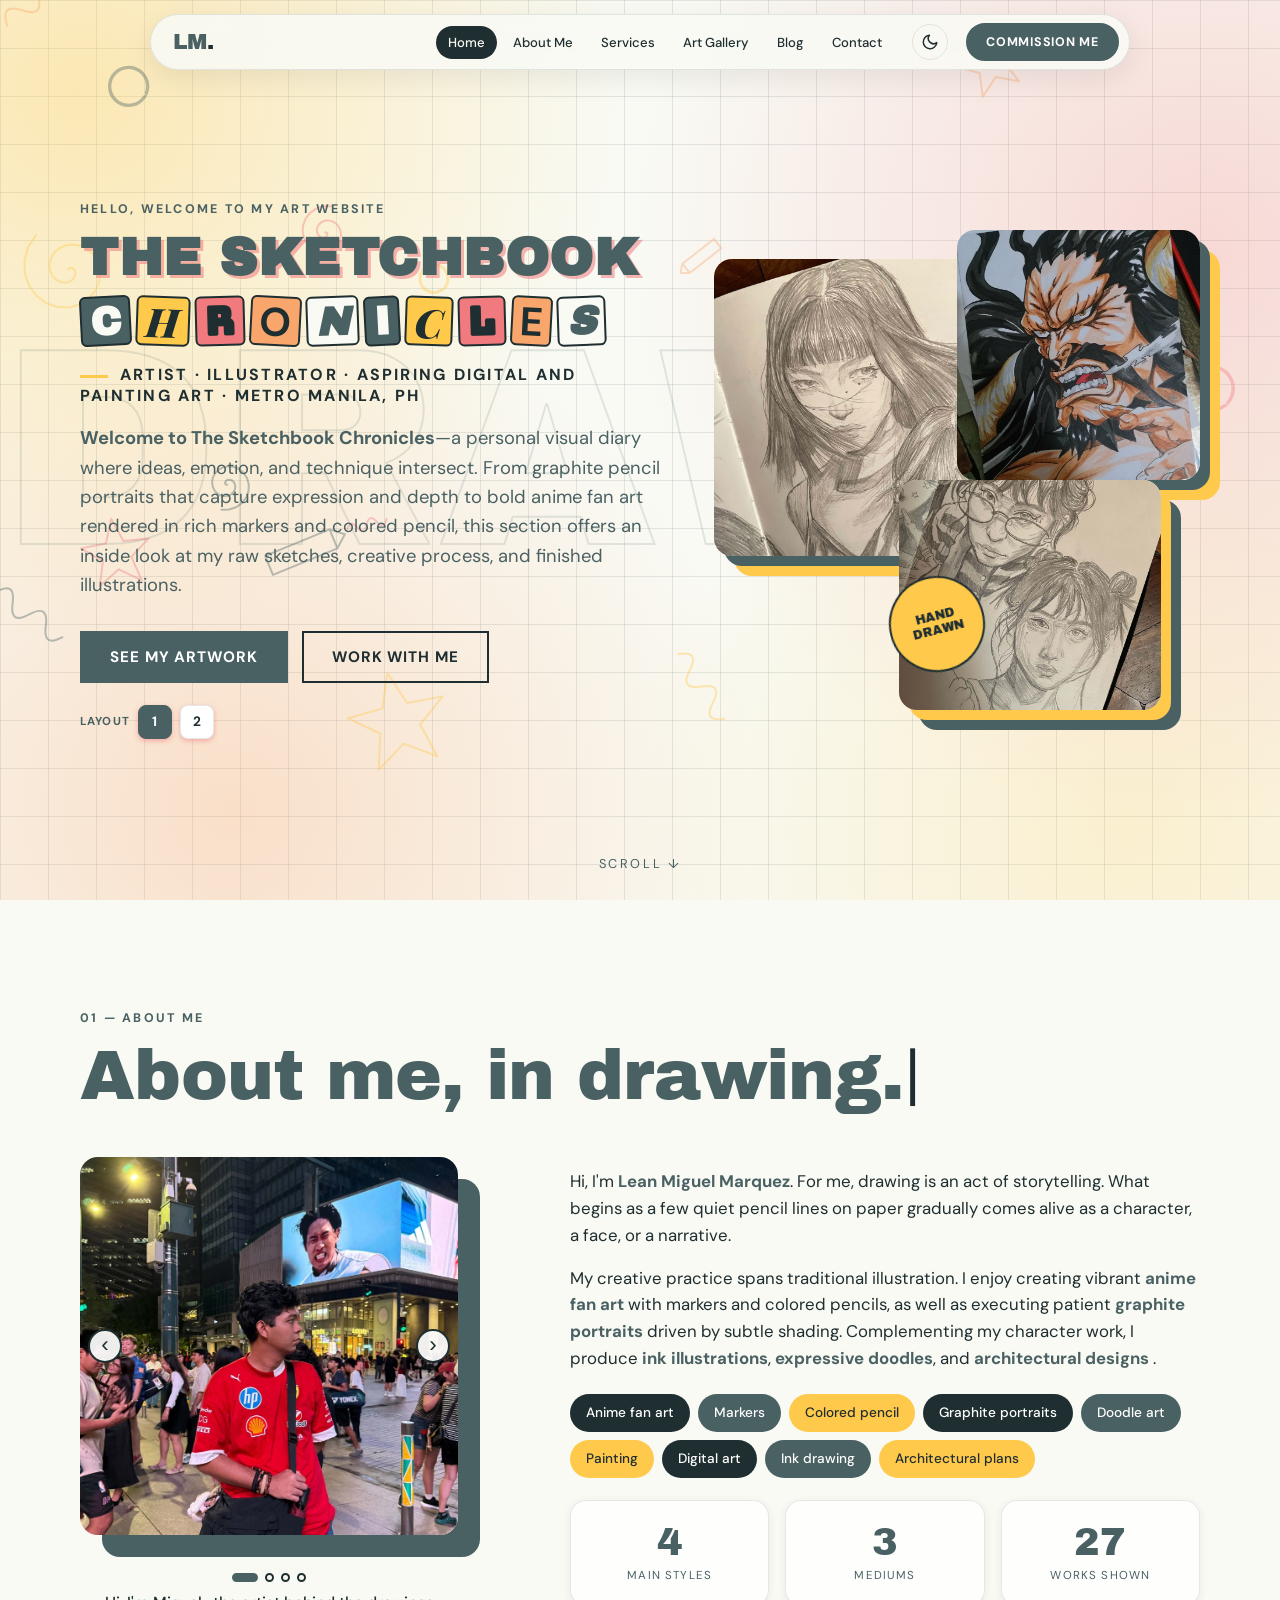
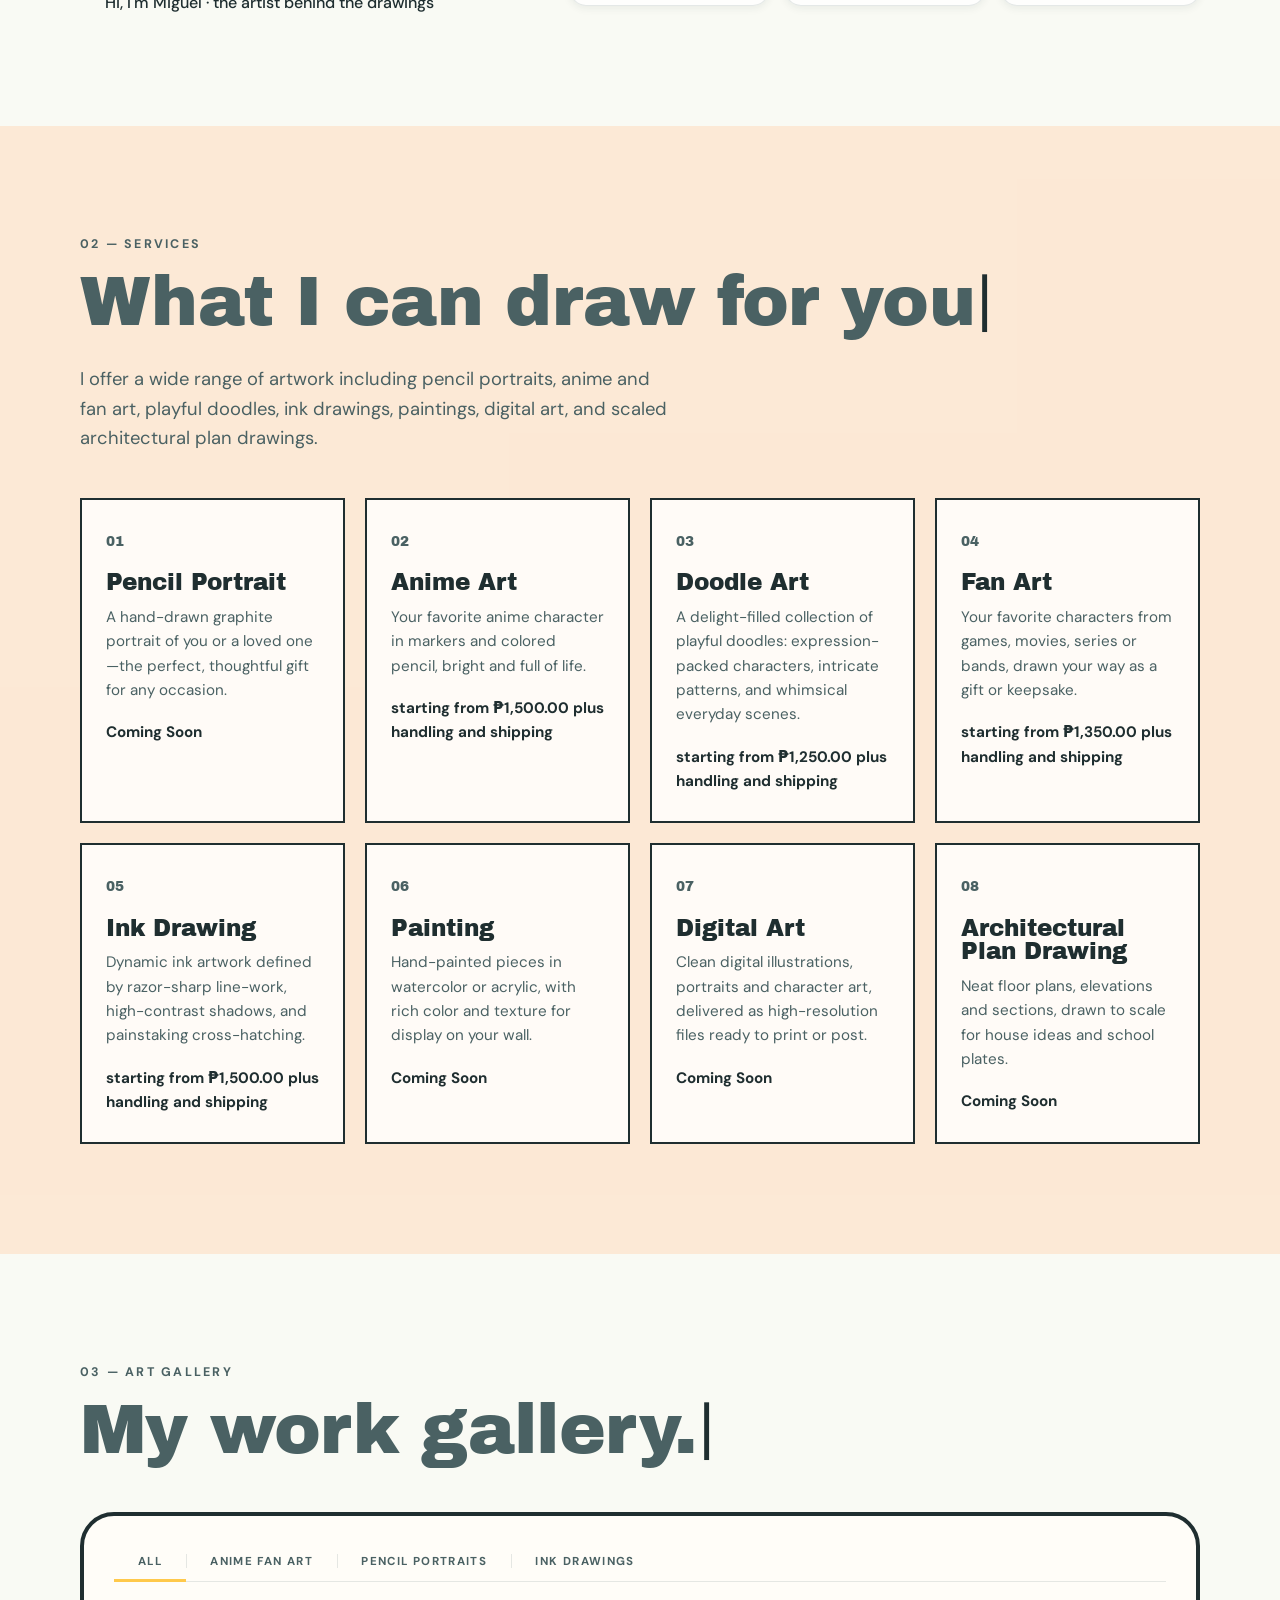
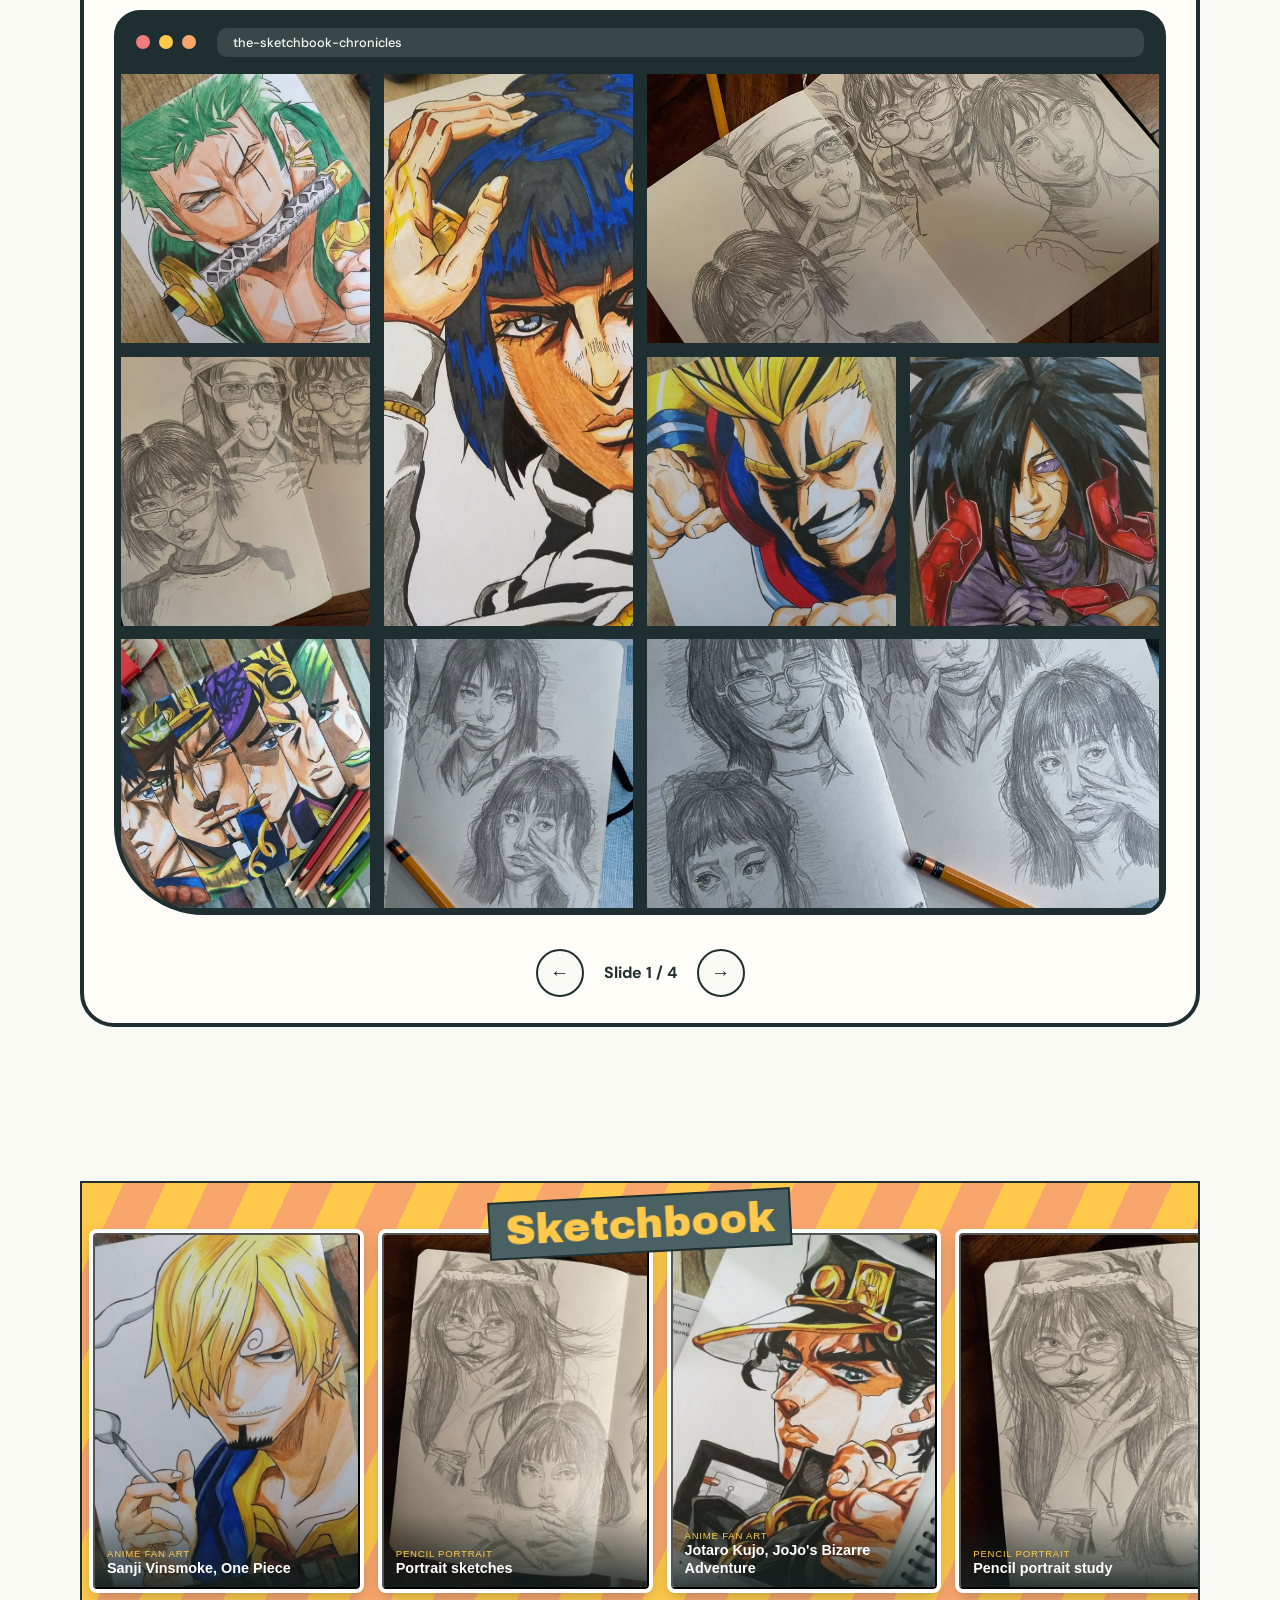
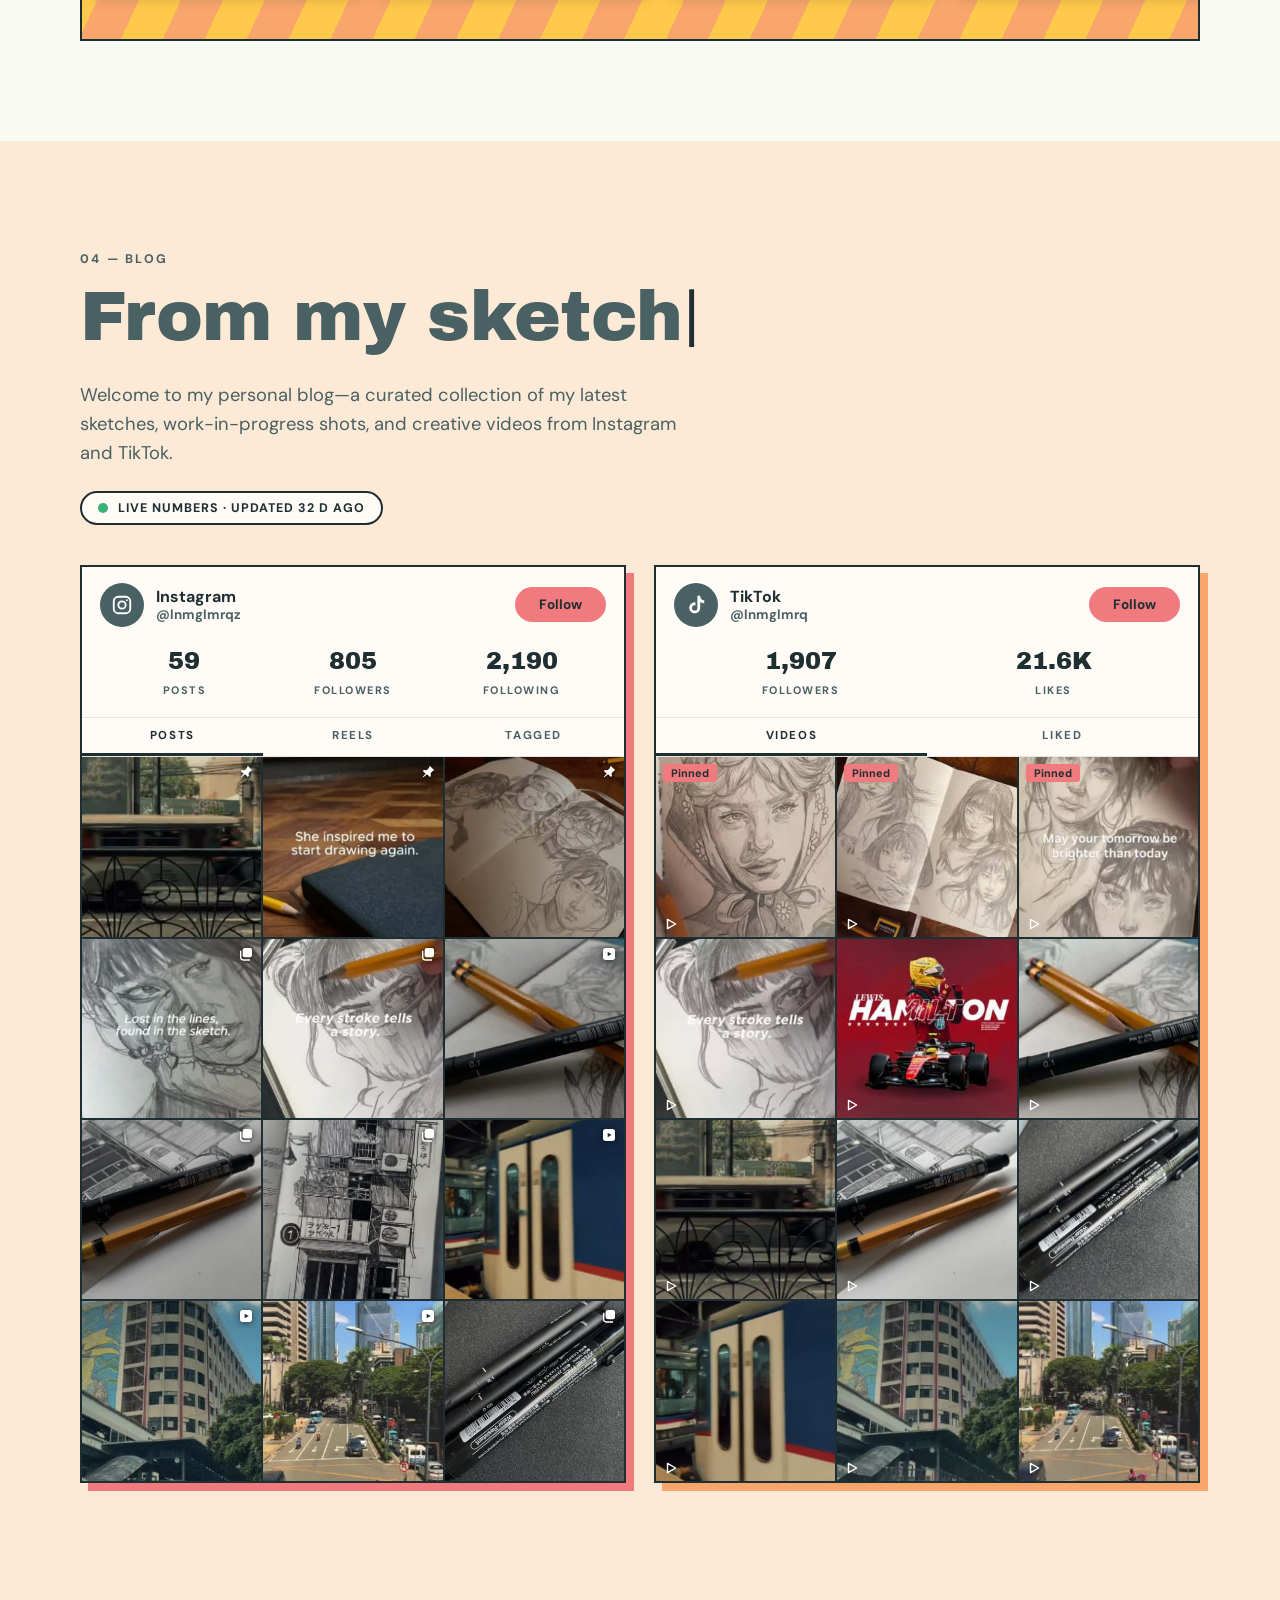
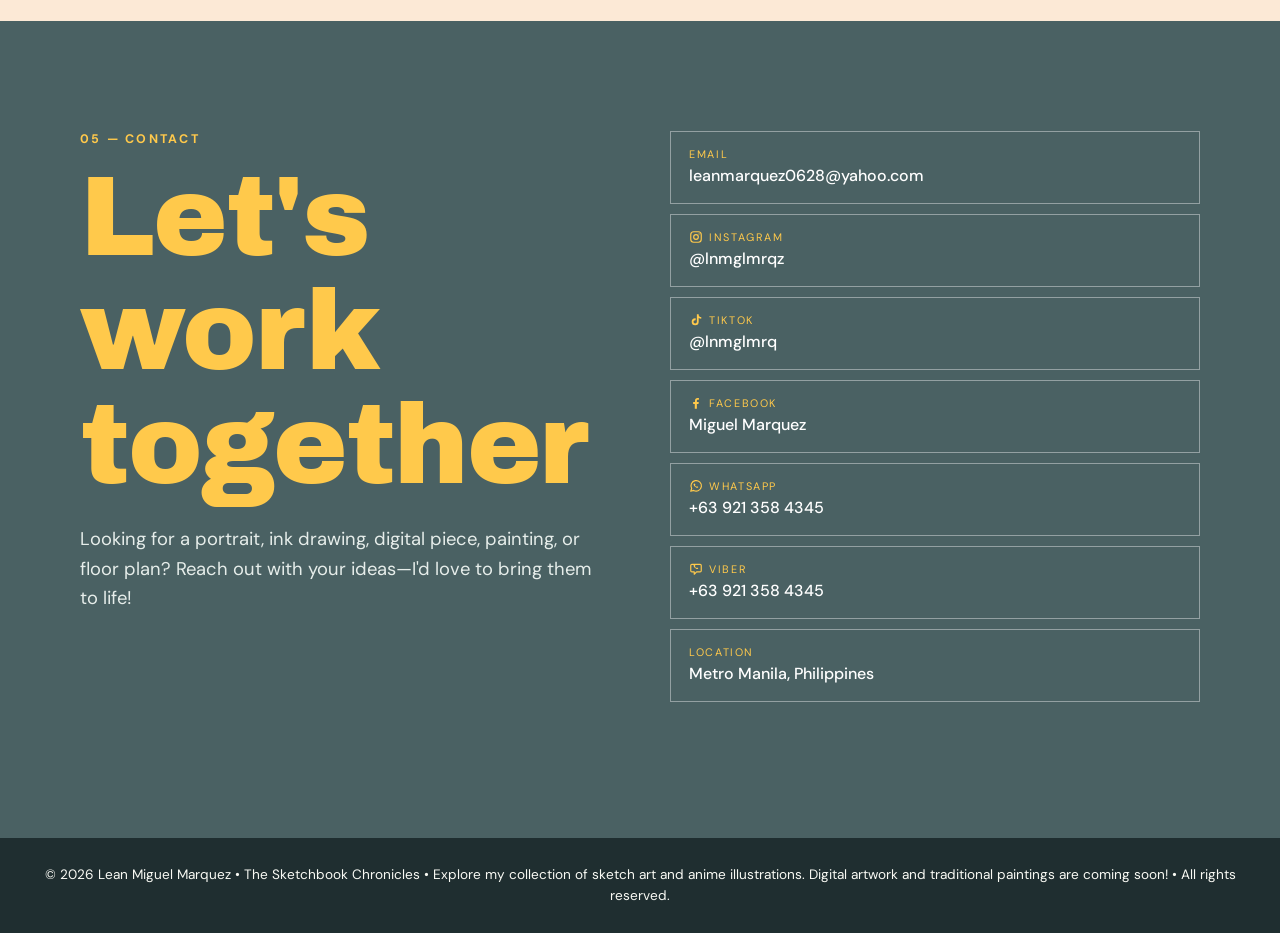
<file: Art De Gallery/index.html>
<!DOCTYPE html>
<html lang="en">

<head>
  <meta charset="UTF-8" />
  <meta name="viewport" content="width=device-width, initial-scale=1" />
  <title>The Sketchbook Chronicles | Lean Miguel Marquez</title>
  <meta name="description"
    content="Hand-drawn anime fan art, pencil portraits, ink drawings and architectural plans." />
  <link rel="preconnect" href="https://fonts.googleapis.com" />
  <link rel="preconnect" href="https://fonts.gstatic.com" crossorigin />
  <link href="https://fonts.googleapis.com/css2?family=Archivo+Black&family=Bungee&family=DM+Sans:wght@400;500;700&family=Playfair+Display:ital,wght@1,900&display=swap"
    rel="stylesheet" />
  <link rel="stylesheet" href="style.css" />
</head>

<body>
  <!-- Unique background: pencil doodles + a line trail that follows your cursor -->
  <canvas id="bg" aria-hidden="true"></canvas>

  <!-- ============ NAVIGATION (floating pill) ============ -->
  <header class="nav-wrap">
    <nav class="nav" aria-label="Main">
      <a href="#home" class="logo">LM<span>.</span></a>
      <button class="burger" id="burger" aria-label="Open menu"
        aria-expanded="false"><span></span><span></span></button>
      <ul class="links" id="links">
        <li><a href="#home">Home</a></li>
        <li><a href="#about">About Me</a></li>
        <li><a href="#services">Services</a></li>
        <li><a href="#gallery">Art Gallery</a></li>
        <li><a href="#blog">Blog</a></li>
        <li><a href="#contact">Contact</a></li>
      </ul>
      <button class="theme" id="theme" aria-label="Toggle dark mode" title="Light / Dark">
        <svg viewBox="0 0 24 24" width="18" height="18" fill="none" stroke="currentColor" stroke-width="2"
          stroke-linecap="round" stroke-linejoin="round">
          <path d="M21 12.8A9 9 0 1 1 11.2 3a7 7 0 0 0 9.8 9.8z" />
        </svg>
      </button>
      <a href="#contact" class="btn btn-small">Commission me</a>
    </nav>
  </header>

  <main>
    <!-- ============ 1. HOME ============ -->
    <section id="home" class="hero">
      <div class="marquee" aria-hidden="true">
        <div class="marquee-track">
          <span>DRAW • SKETCH • COLOR • CREATE • VISUAL • ILLUSTRATE •</span>
          <span>DRAW • SKETCH • COLOR • CREATE • VISUAL • ILLUSTRATE •</span>
          <span>DRAW • SKETCH • COLOR • CREATE • VISUAL • ILLUSTRATE •</span>
        </div>
      </div>
      <div class="container hero-grid">
        <div class="hero-text reveal">
          <p class="eyebrow">Hello, welcome to my art website</p>
          <h1>The sketchbook<br /><em class="chron" aria-label="chronicles"><span aria-hidden="true">C</span><span aria-hidden="true">H</span><span aria-hidden="true">R</span><span aria-hidden="true">O</span><span aria-hidden="true">N</span><span aria-hidden="true">I</span><span aria-hidden="true">C</span><span aria-hidden="true">L</span><span aria-hidden="true">E</span><span aria-hidden="true">S</span></em></h1>
          <p class="role">Artist &middot; Illustrator &middot; Aspiring Digital and Painting Art &middot; Metro Manila,
            PH</p>
          <p class="lead"> <strong>Welcome to The Sketchbook Chronicles</strong>—a personal visual diary where ideas,
            emotion, and
            technique intersect. From graphite pencil portraits that capture expression and depth to bold anime fan art
            rendered in rich markers and colored pencil, this section offers an inside look at my raw sketches, creative
            process, and finished illustrations.</p>
          <div class="cta">
            <a href="#gallery" class="btn">See my artwork</a>
            <a href="#contact" class="btn btn-ghost">Work with me</a>
          </div>
          <div class="layout-switch" role="group" aria-label="Picture layout">
            <span>Layout</span>
            <button type="button" class="on" data-l="a" aria-pressed="true">1</button>
            <button type="button" data-l="b" aria-pressed="false">2</button>
          </div>
        </div>
        <div class="hero-art reveal" id="heroArt" data-layout="a" aria-hidden="true">
          <div class="layout-a">
            <div class="frame f1"><img data-art="hero-1" alt="" /></div>
            <div class="frame f2"><img data-art="hero-2" alt="" /></div>
            <div class="frame f3"><img data-art="hero-3" alt="" /></div>
            <div class="sticker">Hand<br />drawn</div>
          </div>
          <div class="layout-b">
            <div class="tile t1"><img data-art="hero-2" alt="" /></div>
            <div class="tile t2"><img data-art="hero-1" alt="" /></div>
            <div class="tile t3"><img data-art="hero-4" alt="" /></div>
            <div class="tile t4"><img data-art="hero-3" alt="" /></div>
          </div>
        </div>
      </div>
      <a href="#about" class="scroll-hint" aria-label="Scroll down">scroll ↓</a>
    </section>

    <!-- ============ 2. ABOUT ME IN DRAWING ============ -->
    <section id="about" class="section">
      <div class="container">
        <p class="eyebrow">01 — About me</p>
        <h2 data-typed="About me, in drawing."></h2>
        <div class="about-grid">
          <div class="about-photo reveal">
            <div class="polaroid" id="aboutSlider" role="group" aria-roledescription="carousel"
              aria-label="My drawings">
              <div class="ph-viewport">
                <div class="ph-track" id="aboutTrack"></div>
                <button class="ph-arrow prev" id="aPrev" aria-label="Previous drawing">‹</button>
                <button class="ph-arrow next" id="aNext" aria-label="Next drawing">›</button>
              </div>
              <div class="ph-dots" id="aboutDots"></div>
              <span id="aboutCap" aria-live="polite">my favorite piece ✎</span>
            </div>
          </div>
          <div class="about-text reveal">
            <p>Hi, I'm <strong>Lean Miguel Marquez</strong>. For me, drawing is an act of storytelling. What begins as a
              few quiet pencil lines on paper gradually comes alive as a character, a face, or a narrative.</p>
            <p>My creative practice spans traditional illustration. I enjoy creating vibrant <strong>anime fan
                art</strong> with markers
              and colored pencils, as well as executing patient <strong>graphite portraits</strong> driven by subtle
              shading.
              Complementing my character work, I produce <strong>ink illustrations</strong>, <strong>expressive
                doodles</strong>, and <strong>architectural designs</strong>
              .</p>
            <div class="chips">
              <span>Anime fan art</span><span>Markers</span><span>Colored pencil</span><span>Graphite
                portraits</span><span>Doodle art</span><span>Painting</span><span>Digital art</span><span>Ink
                drawing</span><span>Architectural plans</span>
            </div>
            <div class="stats">
              <div><b data-count="4">0</b><small>main styles</small></div>
              <div><b data-count="3">0</b><small>mediums</small></div>
              <div><b data-count="31">0</b><small>works shown</small></div>
            </div>
          </div>
        </div>
      </div>
    </section>

    <!-- ============ 3. SERVICES IN DRAWING ============ -->
    <section id="services" class="section band">
      <div class="container">
        <p class="eyebrow">02 — Services</p>
        <h2 data-typed="What I can draw for you."></h2>
        <p class="lead">I offer a wide range of artwork including pencil portraits, anime and fan art, playful doodles,
          ink drawings, paintings, digital art, and scaled architectural plan drawings.</p>

        <div class="cards">
          <article class="card reveal">
            <span class="num">01</span>
            <h3>Pencil Portrait</h3>
            <p>A hand-drawn graphite portrait of you or a loved one—the perfect, thoughtful gift for any occasion.</p>
            <p class="price">Coming Soon</p>
          </article>
          <article class="card reveal">
            <span class="num">02</span>
            <h3>Anime Art</h3>
            <p>Your favorite anime character in markers and colored pencil, bright and full of life.</p>
            <p class="price">starting from ₱1,500.00 plus handling and shipping </p>
          </article>
          <article class="card reveal">
            <span class="num">03</span>
            <h3>Doodle Art</h3>
            <p>A delight-filled collection of playful doodles: expression-packed characters, intricate patterns, and
              whimsical everyday scenes.
            </p>
            <p class="price">starting from ₱1,250.00 plus handling and shipping</p>
          </article>
          <article class="card reveal">
            <span class="num">04</span>
            <h3>Fan Art</h3>
            <p>Your favorite characters from games, movies, series or bands, drawn your way as a gift or keepsake.</p>
            <p class="price">starting from ₱1,350.00 plus handling and shipping</p>
          </article>
          <article class="card reveal">
            <span class="num">05</span>
            <h3>Ink Drawing</h3>
            <p>Dynamic ink artwork defined by razor-sharp line-work, high-contrast shadows, and painstaking
              cross-hatching.</p>
            <p class="price">starting from ₱1,500.00 plus handling and shipping</p>
          </article>
          <article class="card reveal">
            <span class="num">06</span>
            <h3>Painting</h3>
            <p>Hand-painted pieces in watercolor or acrylic, with rich color and texture for display on your wall.</p>
            <p class="price">Coming Soon</p>
          </article>
          <article class="card reveal">
            <span class="num">07</span>
            <h3>Digital Art</h3>
            <p>Clean digital illustrations, portraits and character art, delivered as high-resolution files ready to
              print or post.</p>
            <p class="price">Coming Soon</p>
          </article>
          <article class="card reveal">
            <span class="num">08</span>
            <h3>Architectural Plan Drawing</h3>
            <p>Neat floor plans, elevations and sections, drawn to scale for house ideas and school plates.</p>
            <p class="price">Coming Soon</p>
          </article>
        </div>
      </div>
    </section>

    <!-- ============ 4. ART GALLERY (work gallery, slides of 9) ============ -->
    <section id="gallery" class="section">
      <div class="container">
        <p class="eyebrow">03 — Art Gallery</p>
        <h2 data-typed="My work gallery."></h2>
        <div class="gallery-frame">
          <div class="tabs" id="galleryTabs" role="tablist">
            <button class="tab active" data-filter="all" role="tab">All</button>
            <button class="tab" data-filter="anime" role="tab">Anime fan art</button>
            <button class="tab" data-filter="portrait" role="tab">Pencil portraits</button>
            <button class="tab" data-filter="ink" role="tab">Ink drawings</button>
          </div>
          <div class="gallery-window">
            <div class="gw-bar" aria-hidden="true">
              <i></i><i></i><i></i>
              <span>the-sketchbook-chronicles</span>
            </div>
            <div class="gallery-slide" id="galleryGrid" aria-live="polite"></div>
          </div>
          <div class="pager">
            <button class="arrow" id="gPrev" aria-label="Previous slide">←</button>
            <span id="gCount">Slide 1 / 1</span>
            <button class="arrow" id="gNext" aria-label="Next slide">→</button>
          </div>
        </div>
      </div>
    </section>

    <!-- Big visual divider like the template's "Showreel" -->
    <section class="showreel" aria-label="Sketchbook">
      <div class="showreel-box">
        <div class="strip" id="sketchStrip"></div>
        <span class="sk-title">Sketchbook</span>
      </div>
    </section>

    <!-- ============ BLOG / SOCIAL ============ -->
    <section id="blog" class="section band">
      <div class="container">
        <p class="eyebrow">04 — Blog</p>
        <h2 data-typed="From my sketchbook"></h2>
        <p class="lead">Welcome to my personal blog—a curated collection of my latest sketches, work-in-progress shots,
          and creative videos from Instagram and TikTok.</p>

        <p class="live" id="liveStamp" aria-live="polite"><i></i><span>Checking for the latest numbers…</span></p>
        <div class="feeds reveal">
          <article class="feed feed-ig">
            <header class="feed-head">
              <span class="feed-logo"><svg viewBox="0 0 24 24" width="22" height="22" fill="none" stroke="currentColor"
                  stroke-width="2" stroke-linecap="round" stroke-linejoin="round" aria-hidden="true">
                  <rect x="3" y="3" width="18" height="18" rx="5" />
                  <circle cx="12" cy="12" r="4" />
                  <circle cx="17.300" cy="6.700" r="1" fill="currentColor" stroke="none" />
                </svg></span>
              <span class="feed-id"><b>Instagram</b><small>@lnmglmrqz</small></span>
              <a class="feed-follow" href="https://www.instagram.com/lnmglmrqz/" target="_blank"
                rel="noopener">Follow</a>
            </header>
            <div class="feed-stats" data-net="instagram">
              <div><b data-stat="posts">59</b><small>Posts</small></div>
              <div><b data-stat="followers">804</b><small>Followers</small></div>
              <div><b data-stat="following">2190</b><small>Following</small></div>
            </div>
            <div class="feed-tabs" aria-hidden="true"><span class="on">Posts</span><span>Reels</span><span>Tagged</span>
            </div>
            <div class="feed-grid"><a class="ftile" href="https://www.instagram.com/lnmglmrqz/" target="_blank"
                rel="noopener"><img src="images/ig-1.jpg" alt="Street railing sketch" loading="lazy" /><span
                  class="tag"><svg viewBox="0 0 24 24" width="16" height="16" fill="currentColor" aria-hidden="true">
                    <path
                      d="M14.5 2.5l7 7-2 .8-3.600 3.600.4 4.200-1.400 1.400-4.200-4.200L5 19.800 4.200 19l4.300-4.300-4.200-4.200 1.400-1.400 4.200.4 3.600-3.600z" />
                  </svg></span></a><a class="ftile" href="https://www.instagram.com/lnmglmrqz/" target="_blank"
                rel="noopener"><img src="images/ig-2.jpg" alt="Sketchbook on the desk" loading="lazy" /><span
                  class="tag"><svg viewBox="0 0 24 24" width="16" height="16" fill="currentColor" aria-hidden="true">
                    <path
                      d="M14.5 2.5l7 7-2 .8-3.600 3.600.4 4.200-1.400 1.400-4.200-4.200L5 19.800 4.200 19l4.300-4.300-4.200-4.200 1.400-1.400 4.200.4 3.600-3.600z" />
                  </svg></span></a><a class="ftile" href="https://www.instagram.com/lnmglmrqz/" target="_blank"
                rel="noopener"><img src="images/ig-3.jpg" alt="Sketchbook portraits" loading="lazy" /><span
                  class="tag"><svg viewBox="0 0 24 24" width="16" height="16" fill="currentColor" aria-hidden="true">
                    <path
                      d="M14.5 2.5l7 7-2 .8-3.600 3.600.4 4.200-1.400 1.400-4.200-4.200L5 19.800 4.200 19l4.300-4.300-4.200-4.200 1.400-1.400 4.200.4 3.600-3.600z" />
                  </svg></span></a><a class="ftile" href="https://www.instagram.com/lnmglmrqz/" target="_blank"
                rel="noopener"><img src="images/ig-4.jpg" alt="Fineliner pens and sketchbook" loading="lazy" /><span
                  class="tag"><svg viewBox="0 0 24 24" width="16" height="16" fill="currentColor" aria-hidden="true">
                    <rect x="7" y="3" width="14" height="14" rx="3" />
                    <path d="M4 7v10a4 4 0 0 0 4 4h10" fill="none" stroke="currentColor" stroke-width="2" />
                  </svg></span></a><a class="ftile" href="https://www.instagram.com/lnmglmrqz/" target="_blank"
                rel="noopener"><img src="images/ig-5.jpg" alt="Ink facade drawing" loading="lazy" /><span
                  class="tag"><svg viewBox="0 0 24 24" width="16" height="16" fill="currentColor" aria-hidden="true">
                    <rect x="7" y="3" width="14" height="14" rx="3" />
                    <path d="M4 7v10a4 4 0 0 0 4 4h10" fill="none" stroke="currentColor" stroke-width="2" />
                  </svg></span></a><a class="ftile" href="https://www.instagram.com/lnmglmrqz/" target="_blank"
                rel="noopener"><img src="images/ig-6.jpg" alt="Wood floor pattern" loading="lazy" /><span
                  class="tag"><svg viewBox="0 0 24 24" width="16" height="16" fill="currentColor" aria-hidden="true">
                    <rect x="3" y="3" width="18" height="18" rx="4" />
                    <path d="M10 8.500v7l6-3.500z" fill="#1f2e30" />
                  </svg></span></a><a class="ftile" href="https://www.instagram.com/lnmglmrqz/" target="_blank"
                rel="noopener"><img src="images/ig-7.jpg" alt="Pencil and pen on an ink drawing" loading="lazy" /><span
                  class="tag"><svg viewBox="0 0 24 24" width="16" height="16" fill="currentColor" aria-hidden="true">
                    <rect x="7" y="3" width="14" height="14" rx="3" />
                    <path d="M4 7v10a4 4 0 0 0 4 4h10" fill="none" stroke="currentColor" stroke-width="2" />
                  </svg></span></a><a class="ftile" href="https://www.instagram.com/lnmglmrqz/" target="_blank"
                rel="noopener"><img src="images/ig-8.jpg" alt="Ink townhouse in my sketchbook" loading="lazy" /><span
                  class="tag"><svg viewBox="0 0 24 24" width="16" height="16" fill="currentColor" aria-hidden="true">
                    <rect x="7" y="3" width="14" height="14" rx="3" />
                    <path d="M4 7v10a4 4 0 0 0 4 4h10" fill="none" stroke="currentColor" stroke-width="2" />
                  </svg></span></a><a class="ftile" href="https://www.instagram.com/lnmglmrqz/" target="_blank"
                rel="noopener"><img src="images/ig-9.jpg" alt="Train station video" loading="lazy" /><span
                  class="tag"><svg viewBox="0 0 24 24" width="16" height="16" fill="currentColor" aria-hidden="true">
                    <rect x="3" y="3" width="18" height="18" rx="4" />
                    <path d="M10 8.500v7l6-3.500z" fill="#1f2e30" />
                  </svg></span></a><a class="ftile" href="https://www.instagram.com/lnmglmrqz/" target="_blank"
                rel="noopener"><img src="images/ig-10.jpg" alt="Building with a mural" loading="lazy" /><span
                  class="tag"><svg viewBox="0 0 24 24" width="16" height="16" fill="currentColor" aria-hidden="true">
                    <rect x="3" y="3" width="18" height="18" rx="4" />
                    <path d="M10 8.500v7l6-3.500z" fill="#1f2e30" />
                  </svg></span></a><a class="ftile" href="https://www.instagram.com/lnmglmrqz/" target="_blank"
                rel="noopener"><img src="images/ig-11.jpg" alt="City street from above" loading="lazy" /><span
                  class="tag"><svg viewBox="0 0 24 24" width="16" height="16" fill="currentColor" aria-hidden="true">
                    <rect x="3" y="3" width="18" height="18" rx="4" />
                    <path d="M10 8.500v7l6-3.500z" fill="#1f2e30" />
                  </svg></span></a><a class="ftile" href="https://www.instagram.com/lnmglmrqz/" target="_blank"
                rel="noopener"><img src="images/ig-12.jpg" alt="Fineliner pens close-up" loading="lazy" /><span
                  class="tag"><svg viewBox="0 0 24 24" width="16" height="16" fill="currentColor" aria-hidden="true">
                    <rect x="7" y="3" width="14" height="14" rx="3" />
                    <path d="M4 7v10a4 4 0 0 0 4 4h10" fill="none" stroke="currentColor" stroke-width="2" />
                  </svg></span></a></div>
          </article>
          <article class="feed feed-tt">
            <header class="feed-head">
              <span class="feed-logo"><svg viewBox="0 0 24 24" width="22" height="22" fill="currentColor"
                  aria-hidden="true">
                  <path
                    d="M16.600 2h-3.100v13.200a2.900 2.900 0 1 1-2.900-2.900c.3 0 .6 0 .8.100V9.200a6 6 0 0 0-.8-.100 6 6 0 1 0 6 6V8.600a7.600 7.600 0 0 0 4.400 1.400V6.900a4.500 4.500 0 0 1-4.400-4.900z" />
                </svg></span>
              <span class="feed-id"><b>TikTok</b><small>@lnmglmrq</small></span>
              <a class="feed-follow" href="https://www.tiktok.com/@lnmglmrq" target="_blank" rel="noopener">Follow</a>
            </header>
            <div class="feed-stats" data-net="tiktok">
              <div><b data-stat="followers">1909</b><small>Followers</small></div>
              <div><b data-stat="likes">21636</b><small>Likes</small></div>
            </div>
            <div class="feed-tabs" aria-hidden="true"><span class="on">Videos</span><span>Liked</span></div>
            <div class="feed-grid"><a class="ftile" href="https://www.tiktok.com/@lnmglmrq" target="_blank"
                rel="noopener"><img src="images/tt-1.jpg" alt="Pencil portrait with a scarf" loading="lazy" /><span
                  class="pinned">Pinned</span><span class="views" data-view="0"><svg viewBox="0 0 24 24" width="14"
                    height="14" fill="none" stroke="currentColor" stroke-width="2.4" stroke-linejoin="round"
                    aria-hidden="true">
                    <path d="M6 4l14 8-14 8z" />
                  </svg></span></a><a class="ftile" href="https://www.tiktok.com/@lnmglmrq" target="_blank"
                rel="noopener"><img src="images/tt-2.jpg" alt="Sketchbook portraits" loading="lazy" /><span
                  class="pinned">Pinned</span><span class="views" data-view="1"><svg viewBox="0 0 24 24" width="14"
                    height="14" fill="none" stroke="currentColor" stroke-width="2.4" stroke-linejoin="round"
                    aria-hidden="true">
                    <path d="M6 4l14 8-14 8z" />
                  </svg></span></a><a class="ftile" href="https://www.tiktok.com/@lnmglmrq" target="_blank"
                rel="noopener"><img src="images/tt-3.jpg" alt="Portrait sketch with caption" loading="lazy" /><span
                  class="pinned">Pinned</span><span class="views" data-view="2"><svg viewBox="0 0 24 24" width="14"
                    height="14" fill="none" stroke="currentColor" stroke-width="2.4" stroke-linejoin="round"
                    aria-hidden="true">
                    <path d="M6 4l14 8-14 8z" />
                  </svg></span></a><a class="ftile" href="https://www.tiktok.com/@lnmglmrq" target="_blank"
                rel="noopener"><img src="images/tt-4.jpg" alt="Fineliner pens" loading="lazy" /><span class="views"
                  data-view="3"><svg viewBox="0 0 24 24" width="14" height="14" fill="none" stroke="currentColor"
                    stroke-width="2.4" stroke-linejoin="round" aria-hidden="true">
                    <path d="M6 4l14 8-14 8z" />
                  </svg></span></a><a class="ftile" href="https://www.tiktok.com/@lnmglmrq" target="_blank"
                rel="noopener"><img src="images/tt-5.jpg" alt="Wood floor pattern" loading="lazy" /><span class="views"
                  data-view="4"><svg viewBox="0 0 24 24" width="14" height="14" fill="none" stroke="currentColor"
                    stroke-width="2.4" stroke-linejoin="round" aria-hidden="true">
                    <path d="M6 4l14 8-14 8z" />
                  </svg></span></a><a class="ftile" href="https://www.tiktok.com/@lnmglmrq" target="_blank"
                rel="noopener"><img src="images/tt-6.jpg" alt="Ink facade drawing" loading="lazy" /><span class="views"
                  data-view="5"><svg viewBox="0 0 24 24" width="14" height="14" fill="none" stroke="currentColor"
                    stroke-width="2.4" stroke-linejoin="round" aria-hidden="true">
                    <path d="M6 4l14 8-14 8z" />
                  </svg></span></a><a class="ftile" href="https://www.tiktok.com/@lnmglmrq" target="_blank"
                rel="noopener"><img src="images/tt-7.jpg" alt="Street railing" loading="lazy" /><span class="views"
                  data-view="6"><svg viewBox="0 0 24 24" width="14" height="14" fill="none" stroke="currentColor"
                    stroke-width="2.4" stroke-linejoin="round" aria-hidden="true">
                    <path d="M6 4l14 8-14 8z" />
                  </svg></span></a><a class="ftile" href="https://www.tiktok.com/@lnmglmrq" target="_blank"
                rel="noopener"><img src="images/tt-8.jpg" alt="Pen and pencil on an ink drawing" loading="lazy" /><span
                  class="views" data-view="7"><svg viewBox="0 0 24 24" width="14" height="14" fill="none"
                    stroke="currentColor" stroke-width="2.4" stroke-linejoin="round" aria-hidden="true">
                    <path d="M6 4l14 8-14 8z" />
                  </svg></span></a><a class="ftile" href="https://www.tiktok.com/@lnmglmrq" target="_blank"
                rel="noopener"><img src="images/tt-9.jpg" alt="Fineliner pens close-up" loading="lazy" /><span
                  class="views" data-view="8"><svg viewBox="0 0 24 24" width="14" height="14" fill="none"
                    stroke="currentColor" stroke-width="2.4" stroke-linejoin="round" aria-hidden="true">
                    <path d="M6 4l14 8-14 8z" />
                  </svg></span></a><a class="ftile" href="https://www.tiktok.com/@lnmglmrq" target="_blank"
                rel="noopener"><img src="images/tt-10.jpg" alt="Train at the station" loading="lazy" /><span
                  class="views" data-view="9"><svg viewBox="0 0 24 24" width="14" height="14" fill="none"
                    stroke="currentColor" stroke-width="2.4" stroke-linejoin="round" aria-hidden="true">
                    <path d="M6 4l14 8-14 8z" />
                  </svg></span></a><a class="ftile" href="https://www.tiktok.com/@lnmglmrq" target="_blank"
                rel="noopener"><img src="images/tt-11.jpg" alt="Building with a mural" loading="lazy" /><span
                  class="views" data-view="10"><svg viewBox="0 0 24 24" width="14" height="14" fill="none"
                    stroke="currentColor" stroke-width="2.4" stroke-linejoin="round" aria-hidden="true">
                    <path d="M6 4l14 8-14 8z" />
                  </svg></span></a><a class="ftile" href="https://www.tiktok.com/@lnmglmrq" target="_blank"
                rel="noopener"><img src="images/tt-12.jpg" alt="City street from above" loading="lazy" /><span
                  class="views" data-view="11"><svg viewBox="0 0 24 24" width="14" height="14" fill="none"
                    stroke="currentColor" stroke-width="2.4" stroke-linejoin="round" aria-hidden="true">
                    <path d="M6 4l14 8-14 8z" />
                  </svg></span></a></div>
          </article>
        </div>
      </div>
    </section>

    <!-- ============ 5. CONTACT ============ -->
    <section id="contact" class="section contact">
      <div class="container contact-grid">
        <div class="reveal">
          <p class="eyebrow light">05 — Contact</p>
          <h2 class="giant">Let's<br />work<br />together</h2>
          <p class="lead">Looking for a portrait, ink drawing, digital piece, painting, or floor plan? Reach out with
            your ideas—I'd love to bring them to life!</p>
        </div>
        <div class="reveal">
          <ul class="contact-list">
            <li><small>Email</small><a href="mailto:leanmarquez0628@yahoo.com">leanmarquez0628@yahoo.com</a></li>
            <li><small class="lbl"><svg viewBox="0 0 24 24" width="14" height="14" fill="none" stroke="currentColor"
                  stroke-width="2" stroke-linecap="round" stroke-linejoin="round" aria-hidden="true">
                  <rect x="3" y="3" width="18" height="18" rx="5" />
                  <circle cx="12" cy="12" r="4" />
                  <circle cx="17.3" cy="6.7" r="1" fill="currentColor" stroke="none" />
                </svg> Instagram</small><a href="https://www.instagram.com/lnmglmrqz/" target="_blank"
                rel="noopener">@lnmglmrqz</a></li>
            <li><small class="lbl"><svg viewBox="0 0 24 24" width="14" height="14" fill="currentColor"
                  aria-hidden="true">
                  <path
                    d="M16.6 2h-3.1v13.2a2.9 2.9 0 1 1-2.9-2.9c.3 0 .6 0 .8.1V9.2a6 6 0 0 0-.8-.1 6 6 0 1 0 6 6V8.6a7.600 7.600 0 0 0 4.400 1.400V6.900a4.500 4.500 0 0 1-4.400-4.900z" />
                </svg> TikTok</small><a href="https://www.tiktok.com/@lnmglmrq/" target="_blank"
                rel="noopener">@lnmglmrq</a></li>
            <li><small class="lbl"><svg viewBox="0 0 24 24" width="14" height="14" fill="currentColor"
                  aria-hidden="true">
                  <path
                    d="M13.5 22v-8.2h2.8l.5-3.4h-3.3V8.300c0-1 .4-1.700 1.800-1.700h1.700V3.600c-.3 0-1.300-.2-2.500-.2-2.500 0-4.200 1.500-4.200 4.300v2.700H7.100v3.400h2.800V22h3.600z" />
                </svg> Facebook</small><a href="https://www.facebook.com/lnmglmrq" target="_blank" rel="noopener">Miguel
                Marquez</a></li>
            <li><small class="lbl"><svg viewBox="0 0 24 24" width="14" height="14" fill="none" stroke="currentColor"
                  stroke-width="2" stroke-linecap="round" stroke-linejoin="round" aria-hidden="true">
                  <path d="M3 21l1.600-4.700A9 9 0 1 1 8 19.600z" />
                  <path
                    d="M9.2 8.2c.3-.6.7-.6 1-.1l.6 1.100c.2.4.1.7-.2 1l-.4.4c.6 1.200 1.500 2.100 2.700 2.700l.4-.5c.3-.3.6-.3 1-.1l1.100.6c.5.3.5.7.1 1.100-.7.8-1.600 1-2.700.5-2.400-1-4-2.600-4.900-4.900-.3-.8-.1-1.500.5-1.800z"
                    fill="currentColor" stroke="none" />
                </svg> WhatsApp</small><a href="https://wa.me/639213584345" target="_blank" rel="noopener">+63 921 358
                4345</a></li>
            <li><small class="lbl"><svg viewBox="0 0 24 24" width="14" height="14" fill="none" stroke="currentColor"
                  stroke-width="2" stroke-linecap="round" stroke-linejoin="round" aria-hidden="true">
                  <path d="M5 4h14a2 2 0 0 1 2 2v9a2 2 0 0 1-2 2h-6l-4 4v-4H5a2 2 0 0 1-2-2V6a2 2 0 0 1 2-2z" />
                  <path
                    d="M9.2 6.700c.3-.6.7-.6 1-.1l.6 1.100c.2.4.1.7-.2 1l-.4.4c.6 1.200 1.500 2.100 2.700 2.700l.4-.5c.3-.3.6-.3 1-.1l1.100.6c.5.3.5.7.1 1.100-.7.8-1.600 1-2.700.5-2.400-1-4-2.600-4.900-4.900-.3-.8-.1-1.500.5-1.800z"
                    fill="currentColor" transform="translate(0 -1.500)" stroke="none" />
                </svg> Viber</small><a href="viber://chat?number=%2B639213584345" target="_blank" rel="noopener">+63 921
                358 4345</a></li>
            <li><small>Location</small><span>Metro Manila, Philippines</span></li>
          </ul>

        </div>
      </div>
    </section>
  </main>

  <footer class="footer">
    <p>© <span id="year"></span> Lean Miguel Marquez • The Sketchbook Chronicles • Explore my collection of sketch art and
      anime illustrations. Digital artwork and traditional paintings are coming soon! • All rights reserved.</p>
  </footer>

  <!-- Lightbox -->
  <dialog id="lightbox" class="lightbox">
    <button class="close" id="lbClose" aria-label="Close">×</button>
    <img id="lbImg" alt="" />
    <p id="lbCap"></p>
  </dialog>

  <script src="script.js"></script>
</body>

</html>
</file>
<file: Art De Gallery/style.css>
/* ===== Theme tokens ===== */
:root {
  --bg: #f9faf4; /* cream */
  --bg-2: #fde6d0; /* soft peach tint of the orange */
  --ink: #1f2e30;
  --muted: #4a6163; /* slate */
  --red: #4a6163; /* main accent: slate teal */
  --on-red: #ffffff;
  --yellow: #ffc94b; /* sunny yellow */
  --orange: #f9a66c;
  --coral: #f17a7e;
  --card: rgba(255, 255, 255, 0.8);
  --line: rgba(74, 97, 99, 0.14);
  --pill: rgba(249, 250, 244, 0.9);
  --panel: #3a4f52;
  --frame: #ffffff;
  --display: "Archivo Black", "Arial Black", Impact, sans-serif;
  --body: "DM Sans", system-ui, -apple-system, "Segoe UI", sans-serif;
}
:root[data-theme="dark"] {
  --bg: #1b2628;
  --bg-2: #263538;
  --ink: #f9faf4;
  --muted: #b8c8c4;
  --red: #f9a66c;
  --on-red: #1f2e30;
  --yellow: #ffc94b;
  --orange: #f9a66c;
  --coral: #f17a7e;
  --card: rgba(255, 255, 255, 0.05);
  --line: rgba(249, 250, 244, 0.12);
  --pill: rgba(38, 53, 56, 0.9);
  --panel: #14201f;
  --frame: #ffffff;
}

* {
  box-sizing: border-box;
  margin: 0;
  padding: 0;
}
html {
  scroll-behavior: smooth;
  scroll-padding-top: 90px;
}
:root[data-theme="dark"] body {
  background-image:
    radial-gradient(
      circle at 6% 10%,
      rgba(255, 201, 75, 0.14),
      transparent 38%
    ),
    radial-gradient(
      circle at 94% 28%,
      rgba(241, 122, 126, 0.16),
      transparent 42%
    ),
    radial-gradient(
      circle at 18% 90%,
      rgba(249, 166, 108, 0.14),
      transparent 40%
    ),
    linear-gradient(var(--line) 1px, transparent 1px),
    linear-gradient(90deg, var(--line) 1px, transparent 1px);
  background-size:
    auto,
    auto,
    auto,
    48px 48px,
    48px 48px;
}
body {
  font-family: var(--body);
  background-color: var(--bg);
  /* graph-paper grid */
  background-image:
    radial-gradient(
      circle at 6% 10%,
      rgba(255, 201, 75, 0.38),
      transparent 38%
    ),
    radial-gradient(
      circle at 94% 28%,
      rgba(241, 122, 126, 0.26),
      transparent 42%
    ),
    radial-gradient(
      circle at 18% 90%,
      rgba(249, 166, 108, 0.32),
      transparent 40%
    ),
    radial-gradient(
      circle at 88% 92%,
      rgba(255, 201, 75, 0.22),
      transparent 36%
    ),
    linear-gradient(var(--line) 1px, transparent 1px),
    linear-gradient(90deg, var(--line) 1px, transparent 1px);
  background-size:
    auto,
    auto,
    auto,
    auto,
    48px 48px,
    48px 48px;
  background-attachment: fixed;
  color: var(--ink);
  line-height: 1.6;
  overflow-x: hidden;
  transition:
    background-color 0.4s,
    color 0.4s;
}
img {
  max-width: 100%;
  display: block;
}
a {
  color: inherit;
}
.container {
  width: min(1120px, 100% - 40px);
  margin-inline: auto;
}
#bg {
  position: fixed;
  inset: 0;
  width: 100%;
  height: 100%;
  z-index: 0;
  pointer-events: none;
}
main,
.footer {
  position: relative;
  z-index: 1;
}

/* ===== Buttons ===== */
.btn {
  display: inline-block;
  text-decoration: none;
  cursor: pointer;
  background: var(--red);
  color: var(--on-red);
  border: 2px solid var(--red);
  padding: 14px 28px;
  font: 700 0.95rem var(--body);
  letter-spacing: 0.06em;
  text-transform: uppercase;
  transition:
    transform 0.2s,
    box-shadow 0.2s,
    background 0.2s,
    color 0.2s;
}
.btn:hover {
  transform: translate(-3px, -3px);
  box-shadow: 5px 5px 0 var(--ink);
}
.btn-ghost {
  background: transparent;
  color: var(--ink);
  border-color: var(--ink);
}
.btn-small {
  padding: 9px 18px;
  font-size: 0.78rem;
  border-radius: 999px;
}
.btn-light {
  background: var(--yellow);
  color: #1f2e30;
  border-color: var(--yellow);
}

/* ===== Floating pill nav ===== */
.nav-wrap {
  position: fixed;
  top: 14px;
  left: 0;
  right: 0;
  z-index: 50;
  display: flex;
  justify-content: center;
  padding: 0 14px;
}
.nav {
  display: flex;
  align-items: center;
  gap: 18px;
  width: min(980px, 100%);
  background: var(--pill);
  backdrop-filter: blur(10px);
  border: 1px solid var(--line);
  border-radius: 999px;
  padding: 8px 10px 8px 22px;
  box-shadow: 0 8px 30px rgba(0, 0, 0, 0.08);
  position: relative;
}
.logo {
  font: 1.35rem var(--display);
  text-decoration: none;
  color: var(--red);
}
.logo span {
  color: var(--ink);
}
.links {
  display: flex;
  gap: 4px;
  list-style: none;
  margin-left: auto;
}
.links a {
  text-decoration: none;
  font-size: 0.82rem;
  font-weight: 500;
  padding: 8px 12px;
  border-radius: 999px;
  transition:
    background 0.2s,
    color 0.2s;
}
.links a:hover,
.links a.active {
  background: var(--ink);
  color: var(--bg);
}
.theme {
  background: none;
  border: 1px solid var(--line);
  color: var(--ink);
  width: 36px;
  height: 36px;
  border-radius: 50%;
  cursor: pointer;
  display: grid;
  place-items: center;
}
.theme:hover {
  background: var(--yellow);
  color: #1f2e30;
}
.burger {
  display: none;
  margin-left: auto;
  background: none;
  border: 0;
  width: 36px;
  height: 36px;
  cursor: pointer;
  position: relative;
}
.burger span {
  position: absolute;
  left: 8px;
  right: 8px;
  height: 2px;
  background: var(--ink);
  transition: 0.3s;
}
.burger span:first-child {
  top: 13px;
}
.burger span:last-child {
  top: 21px;
}
.burger[aria-expanded="true"] span:first-child {
  top: 17px;
  transform: rotate(45deg);
}
.burger[aria-expanded="true"] span:last-child {
  top: 17px;
  transform: rotate(-45deg);
}

/* ===== Common section ===== */
.section {
  padding: 110px 0;
  position: relative;
}
.band {
  background: color-mix(in srgb, var(--bg-2) 85%, transparent);
}
:root[data-theme="dark"] .band {
  background: color-mix(in srgb, var(--bg-2) 88%, transparent);
}
.eyebrow {
  font: 700 0.78rem var(--body);
  letter-spacing: 0.18em;
  text-transform: uppercase;
  color: var(--red);
  margin-bottom: 14px;
}
.eyebrow.light {
  color: var(--yellow);
}
h1,
h2,
h3 {
  font-family: var(--display);
  font-weight: 400;
  line-height: 1.02;
}
h2 {
  font-size: clamp(2.2rem, 6vw, 4.4rem);
  color: var(--red);
  margin-bottom: 40px;
  min-height: 1.1em;
  letter-spacing: -0.01em;
}
h2[data-typed]::after {
  content: "|";
  color: var(--ink);
  animation: blink 1s steps(1) infinite;
  margin-left: 4px;
  font-family: var(--body);
  font-weight: 300;
}
h2[data-typed].done::after {
  display: none;
}
@keyframes blink {
  50% {
    opacity: 0;
  }
}
.lead {
  font-size: 1.15rem;
  color: var(--muted);
  max-width: 46ch;
}
.note {
  margin-top: 26px;
  font-size: 0.85rem;
  color: var(--muted);
}

/* ===== Hero ===== */
.hero {
  min-height: 100svh;
  display: flex;
  align-items: center;
  position: relative;
  padding: 130px 0 90px;
  overflow: hidden;
}
.marquee {
  position: absolute;
  top: 50%;
  left: 0;
  width: 100%;
  transform: translateY(-50%);
  overflow: hidden;
  white-space: nowrap;
  pointer-events: none;
}
.marquee-track {
  display: inline-flex;
  animation: slide 28s linear infinite;
}
.marquee span {
  font: clamp(7rem, 22vw, 18rem) var(--display);
  color: transparent;
  -webkit-text-stroke: 2px var(--line);
  padding-right: 40px;
}
@keyframes slide {
  to {
    transform: translateX(-33.333%);
  }
}
.hero-grid {
  display: grid;
  grid-template-columns: 1.1fr 0.9fr;
  gap: 40px;
  align-items: center;
  position: relative;
}
.hero h1 {
  font-weight: 900;
  font-size: clamp(1.9rem, 4.1vw, 3.4rem);
  color: var(--red);
  margin-bottom: 18px;
  text-transform: uppercase;
  letter-spacing: 0.01em;
  line-height: 1.04;
  text-shadow: 3px 3px 0 rgba(241, 122, 126, 0.55);
}
.hero .role {
  font: 700 1rem var(--body);
  letter-spacing: 0.14em;
  text-transform: uppercase;
  color: var(--ink);
  margin-bottom: 18px;
}
.hero .role::before {
  content: "";
  display: inline-block;
  width: 28px;
  height: 3px;
  background: var(--yellow);
  vertical-align: middle;
  margin-right: 12px;
}
.hero h1 em {
  font-style: normal;
  color: #1f2e30;
  -webkit-text-stroke: 0;
  background: linear-gradient(transparent 62%, var(--yellow) 62%);
}
.cta {
  display: flex;
  gap: 14px;
  flex-wrap: wrap;
  margin-top: 30px;
}
.hero-art {
  position: relative;
  height: 480px;
}
.layout-b {
  display: grid;
  grid-template-columns: repeat(3, 1fr);
  grid-template-rows: repeat(3, 1fr);
  gap: 16px;
  opacity: 0;
  visibility: hidden;
  transform: scale(0.96);
}
.layout-a,
.layout-b {
  position: absolute;
  inset: 0;
  transition:
    opacity 0.5s,
    transform 0.5s,
    visibility 0.5s;
}
.hero-art[data-layout="b"] .layout-a {
  opacity: 0;
  visibility: hidden;
  transform: scale(0.96);
}
.hero-art[data-layout="b"] .layout-b {
  opacity: 1;
  visibility: visible;
  transform: none;
}
.layout-switch {
  display: flex;
  align-items: center;
  gap: 8px;
  margin-top: 22px;
  font-size: 0.72rem;
  font-weight: 700;
  letter-spacing: 0.1em;
  text-transform: uppercase;
  color: var(--muted);
}
.layout-switch button {
  width: 34px;
  height: 34px;
  border-radius: 8px;
  border: 1px solid var(--line);
  background: #fff;
  color: var(--ink);
  font: 700 0.85rem var(--body);
  cursor: pointer;
  box-shadow: 0 2px 5px rgba(241, 122, 126, 0.55);
  transition: 0.2s;
}
:root[data-theme="dark"] .layout-switch button {
  background: var(--bg-2);
}
.layout-switch button:hover {
  background: var(--yellow);
  color: #1f2e30;
}
.layout-switch button.on {
  background: var(--red);
  color: var(--on-red);
  border-color: var(--red);
}
.tile {
  overflow: hidden;
  border-radius: 18px;
  background: var(--bg-2);
  box-shadow:
    8px 8px 0 var(--red),
    16px 16px 0 var(--yellow);
}
.t2,
.t4 {
  box-shadow:
    8px 8px 0 var(--yellow),
    16px 16px 0 var(--red);
}
.tile img {
  width: 100%;
  height: 100%;
  object-fit: cover;
  display: block;
  transition: transform 0.5s;
}
.tile:hover img {
  transform: scale(1.05);
}
.t1 {
  grid-area: 1 / 1 / 3 / 3;
}
.t1 img {
  object-position: 45% 35%;
}
.t2 {
  grid-area: 1 / 3 / 3 / 4;
}
.t2 img {
  object-position: 40% 30%;
}
.t3 {
  grid-area: 3 / 1 / 4 / 2;
}
.t3 img {
  object-position: 50% 32%;
}
.t4 {
  grid-area: 3 / 2 / 4 / 4;
}
.t4 img {
  object-position: 50% 40%;
}
.frame {
  position: absolute;
  overflow: hidden;
  border-radius: 18px;
  background: var(--bg-2);
  box-shadow:
    10px 10px 0 var(--red),
    20px 20px 0 var(--yellow);
  transition: transform 0.4s;
}
.f3 {
  box-shadow:
    10px 10px 0 var(--yellow),
    20px 20px 0 var(--red);
}
.frame img {
  width: 100%;
  height: 100%;
  object-fit: cover;
}
.f1 img {
  object-position: 50% 20%;
}
.f2 img {
  object-position: 50% 40%;
}
.f3 img {
  object-position: 60% 65%;
}
.f1 {
  width: 56%;
  height: 62%;
  left: 0;
  top: 6%;
}
.f2 {
  width: 50%;
  height: 52%;
  right: 0;
  top: 0;
}
.f3 {
  width: 54%;
  height: 48%;
  right: 8%;
  bottom: 0;
}
.hero-art:hover .f1 {
  transform: translateY(-6px);
}
.hero-art:hover .f2 {
  transform: translateY(-6px);
}
.hero-art:hover .f3 {
  transform: translateY(6px);
}
.sticker {
  position: absolute;
  left: 36%;
  bottom: 8%;
  width: 96px;
  height: 96px;
  border-radius: 50%;
  background: var(--yellow);
  color: #1f2e30;
  display: grid;
  place-items: center;
  text-align: center;
  font: 0.78rem/1.1 var(--display);
  text-transform: uppercase;
  transform: rotate(-14deg);
  border: 2px solid var(--ink);
  animation: float 4s ease-in-out infinite;
}
@keyframes float {
  50% {
    transform: rotate(-8deg) translateY(-10px);
  }
}
.scroll-hint {
  position: absolute;
  bottom: 26px;
  left: 50%;
  translate: -50% 0;
  font-size: 0.8rem;
  letter-spacing: 0.2em;
  text-transform: uppercase;
  text-decoration: none;
  color: var(--muted);
  animation: bob 2s ease-in-out infinite;
}
@keyframes bob {
  50% {
    translate: -50% 6px;
  }
}

/* ===== About ===== */
.about-grid {
  display: grid;
  grid-template-columns: 0.8fr 1.2fr;
  gap: 56px;
  align-items: center;
}
/* About Me: picture and text side by side, picture with an offset block shadow,
   stats as small white cards, tags as colored pills (same layout as the reference) */
.about-grid {
  gap: 70px;
  align-items: center;
}
.about-text strong {
  color: var(--red);
}
.about-text .stats {
  display: grid;
  grid-template-columns: repeat(3, 1fr);
  gap: 16px;
  margin-top: 8px;
}
.about-text .stats > div {
  background: var(--card);
  border: 1px solid var(--line);
  border-radius: 16px;
  padding: 22px 12px 18px;
  text-align: center;
  box-shadow: 0 2px 8px rgba(31, 46, 48, 0.08);
}
:root[data-theme="dark"] .about-text .stats > div {
  background: var(--bg-2);
}
.about-text .stats b {
  font-size: 2.4rem;
}
.about-text .chips span {
  border: 0;
  padding: 8px 16px;
  font-weight: 500;
}
.about-text .chips span:nth-child(3n + 1) {
  background: #1f2e30;
  color: #fff;
}
.about-text .chips span:nth-child(3n + 2) {
  background: var(--red);
  color: var(--on-red);
}
.about-text .chips span:nth-child(3n) {
  background: var(--yellow);
  color: #1f2e30;
}
:root[data-theme="dark"] .about-text .chips span:nth-child(3n + 1) {
  background: #3a4f52;
}
.about-text .chips span:hover {
  transform: rotate(-3deg);
  filter: brightness(1.2);
}
@media (max-width: 700px) {
  .about-grid {
    gap: 40px;
  }
  .about-text .stats {
    gap: 10px;
  }
  .about-text .stats b {
    font-size: 2rem;
  }
}
.polaroid {
  max-width: 400px;
  padding: 0 22px 0 0;
}
.ph-viewport {
  position: relative;
  overflow: hidden;
  aspect-ratio: 1 / 1;
  background: var(--bg-2);
  border-radius: 18px;
  box-shadow: 22px 22px 0 var(--red);
  margin-bottom: 26px;
}
.ph-track {
  display: flex;
  height: 100%;
  transition: transform 0.6s cubic-bezier(0.65, 0, 0.25, 1);
}
.ph-track img {
  flex: 0 0 100%;
  width: 100%;
  height: 100%;
  object-fit: cover;
}
.ph-arrow {
  position: absolute;
  top: 50%;
  translate: 0 -50%;
  width: 34px;
  height: 34px;
  border-radius: 50%;
  border: 2px solid #1f2e30;
  background: rgba(255, 255, 255, 0.92);
  color: #1f2e30;
  font-size: 1.4rem;
  line-height: 1;
  cursor: pointer;
  display: grid;
  place-items: center;
  padding: 0 0 3px;
  transition:
    background 0.2s,
    color 0.2s;
}
.ph-arrow:hover {
  background: var(--red);
  color: var(--on-red);
  border-color: var(--red);
}
.ph-arrow.prev {
  left: 8px;
}
.ph-arrow.next {
  right: 8px;
}
.ph-dots {
  display: flex;
  justify-content: center;
  gap: 7px;
  padding-top: 12px;
}
.ph-dots button {
  width: 9px;
  height: 9px;
  border-radius: 99px;
  border: 2px solid #1f2e30;
  background: transparent;
  padding: 0;
  cursor: pointer;
  transition:
    width 0.3s,
    background 0.3s;
}
.ph-dots button.active {
  width: 26px;
  background: var(--red);
  border-color: var(--red);
}
.polaroid span {
  display: block;
  text-align: center;
  padding-top: 8px;
  color: var(--ink);
  font-weight: 500;
}
.about-text p {
  margin-bottom: 16px;
  font-size: 1.05rem;
}
.chips {
  display: flex;
  flex-wrap: wrap;
  gap: 8px;
  margin: 22px 0;
}
.chips span {
  border: 1.5px solid var(--ink);
  padding: 6px 14px;
  border-radius: 999px;
  font-size: 0.85rem;
  font-weight: 500;
  transition: 0.2s;
}
.chips span:hover {
  background: var(--red);
  color: var(--on-red);
  border-color: var(--red);
  transform: rotate(-3deg);
}
.stats {
  display: flex;
  gap: 40px;
  margin-top: 10px;
}
.stats b {
  display: block;
  font: 2.8rem var(--display);
  color: var(--red);
  line-height: 1;
}
.stats small {
  color: var(--muted);
  text-transform: uppercase;
  letter-spacing: 0.1em;
  font-size: 0.72rem;
}

/* ===== Services ===== */
.cards {
  display: grid;
  grid-template-columns: repeat(4, 1fr);
  gap: 20px;
}
.card {
  background: var(--card);
  border: 2px solid var(--ink);
  padding: 28px 24px;
  position: relative;
  transition:
    transform 0.25s,
    box-shadow 0.25s;
  backdrop-filter: blur(4px);
}
.card:hover {
  transform: translate(-4px, -4px);
  box-shadow: 8px 8px 0 var(--red);
}
.card .num {
  font: 0.85rem var(--display);
  color: var(--red);
}
.card h3 {
  font-size: 1.45rem;
  margin: 18px 0 10px;
}
.card p {
  color: var(--muted);
  font-size: 0.95rem;
}
.card .price {
  margin-top: 18px;
  color: var(--ink);
  font-weight: 700;
}

/* ===== Gallery ===== */
.tabs {
  display: flex;
  flex-wrap: wrap;
  gap: 4px 0;
  margin-bottom: 28px;
  border-bottom: 1px solid var(--line);
}
.tab {
  background: none;
  color: var(--muted);
  border: 0;
  border-bottom: 3px solid transparent;
  margin-bottom: -1px;
  border-radius: 0;
  padding: 10px 24px;
  font: 700 0.72rem var(--body);
  letter-spacing: 0.12em;
  text-transform: uppercase;
  cursor: pointer;
  transition: 0.2s;
}
.tab + .tab {
  border-left: 0;
  position: relative;
}
.tab + .tab::before {
  content: "";
  position: absolute;
  left: 0;
  top: 30%;
  height: 40%;
  width: 1px;
  background: var(--line);
}
.tab:hover {
  color: var(--red);
}
.tab.active {
  color: var(--red);
  border-bottom-color: var(--yellow);
}

/* Clean museum grid: 4 columns, square rows, white gutters, no frames or shadows.
   Tile 2 is tall, tiles 3 and 9 are wide (9 pictures per slide). Caption card shows on hover. */
.gallery-slide {
  display: grid;
  grid-template-columns: repeat(4, 1fr);
  grid-auto-rows: clamp(110px, 21vw, 270px);
  gap: 14px;
  min-height: 300px;
  align-content: start;
}
.art {
  position: relative;
  overflow: hidden;
  border-radius: 0;
  background: var(--bg-2);
  cursor: zoom-in;
  animation: pop 0.5s both;
  padding: 0;
  margin: 0;
}
.art:nth-child(1) {
  grid-area: 1 / 1 / 2 / 2;
}
.art:nth-child(2) {
  grid-area: 1 / 2 / 3 / 3;
}
.art:nth-child(3) {
  grid-area: 1 / 3 / 2 / 5;
}
.art:nth-child(4) {
  grid-area: 2 / 1 / 3 / 2;
}
.art:nth-child(5) {
  grid-area: 2 / 3 / 3 / 4;
}
.art:nth-child(6) {
  grid-area: 2 / 4 / 3 / 5;
}
.art:nth-child(7) {
  grid-area: 3 / 1 / 4 / 2;
}
.art:nth-child(8) {
  grid-area: 3 / 2 / 4 / 3;
}
.art:nth-child(9) {
  grid-area: 3 / 3 / 4 / 5;
}
/* partly filled last slide */
.gallery-slide[data-n="8"] .art:nth-child(8) {
  grid-area: 3 / 2 / 4 / 5;
}
.gallery-slide[data-n="3"] .art:nth-child(1) {
  grid-area: 1 / 1 / 3 / 3;
}
.gallery-slide[data-n="3"] .art:nth-child(2) {
  grid-area: 1 / 3 / 2 / 5;
}
.gallery-slide[data-n="3"] .art:nth-child(3) {
  grid-area: 2 / 3 / 3 / 5;
}
.gallery-slide[data-n="2"] .art:nth-child(1) {
  grid-area: 1 / 1 / 3 / 3;
}
.gallery-slide[data-n="2"] .art:nth-child(2) {
  grid-area: 1 / 3 / 3 / 5;
}
.gallery-slide[data-n="1"] .art:nth-child(1) {
  grid-area: 1 / 1 / 3 / 5;
}
.gallery-slide:is([data-n="4"], [data-n="5"], [data-n="6"], [data-n="7"])
  .art:nth-child(n) {
  grid-area: auto;
}
.gallery-slide:is([data-n="4"], [data-n="5"], [data-n="6"], [data-n="7"])
  .art:nth-child(1) {
  grid-area: span 2 / span 2;
}
.gallery-slide[data-n="6"] .art:nth-child(1) {
  grid-area: 1 / 1 / 3 / 3;
}
.gallery-slide[data-n="6"] .art:nth-child(2) {
  grid-area: 1 / 3 / 2 / 4;
}
.gallery-slide[data-n="6"] .art:nth-child(3) {
  grid-area: 1 / 4 / 2 / 5;
}
.gallery-slide[data-n="6"] .art:nth-child(4) {
  grid-area: 2 / 3 / 3 / 5;
}
.gallery-slide[data-n="6"] .art:nth-child(5) {
  grid-area: 3 / 1 / 4 / 3;
}
.gallery-slide[data-n="6"] .art:nth-child(6) {
  grid-area: 3 / 3 / 4 / 5;
}
.gallery-slide[data-n="4"] .art:nth-child(1) {
  grid-area: 1 / 1 / 3 / 3;
}
.gallery-slide[data-n="4"] .art:nth-child(2) {
  grid-area: 1 / 3 / 2 / 5;
}
.gallery-slide[data-n="4"] .art:nth-child(3) {
  grid-area: 2 / 3 / 3 / 4;
}
.gallery-slide[data-n="4"] .art:nth-child(4) {
  grid-area: 2 / 4 / 3 / 5;
}
.gallery-slide[data-n="7"] .art:nth-child(1) {
  grid-area: 1 / 1 / 3 / 3;
}
.gallery-slide[data-n="7"] .art:nth-child(2) {
  grid-area: 1 / 3 / 2 / 4;
}
.gallery-slide[data-n="7"] .art:nth-child(3) {
  grid-area: 1 / 4 / 2 / 5;
}
.gallery-slide[data-n="7"] .art:nth-child(4) {
  grid-area: 2 / 3 / 3 / 4;
}
.gallery-slide[data-n="7"] .art:nth-child(5) {
  grid-area: 2 / 4 / 3 / 5;
}
.gallery-slide[data-n="7"] .art:nth-child(6) {
  grid-area: 3 / 1 / 4 / 3;
}
.gallery-slide[data-n="7"] .art:nth-child(7) {
  grid-area: 3 / 3 / 4 / 5;
}
.art img {
  width: 100%;
  height: 100%;
  object-fit: cover;
  display: block;
  transition: transform 0.6s;
}
.art:hover img,
.art:focus-visible img {
  transform: scale(1.05);
}
.art figcaption {
  position: absolute;
  left: 14px;
  right: 14px;
  bottom: 14px;
  padding: 14px 12px;
  text-align: center;
  background: #fff;
  color: #1f2e30;
  opacity: 0;
  transform: translateY(12px);
  transition: 0.3s;
}
.art:hover figcaption,
.art:focus-visible figcaption {
  opacity: 1;
  transform: none;
}
.art figcaption small {
  display: block;
  font-size: 0.62rem;
  letter-spacing: 0.12em;
  text-transform: uppercase;
  color: var(--red);
}
.art figcaption small::before {
  content: "✎ ";
}
.art figcaption b {
  display: block;
  font-size: 0.95rem;
  line-height: 1.3;
  margin-top: 2px;
}
@keyframes pop {
  from {
    opacity: 0;
    transform: translateY(20px) scale(0.97);
  }
}
.pager {
  display: flex;
  align-items: center;
  justify-content: center;
  gap: 20px;
  margin-top: 30px;
  font-weight: 700;
}
.arrow {
  width: 48px;
  height: 48px;
  border-radius: 50%;
  border: 2px solid var(--ink);
  background: var(--bg);
  color: var(--ink);
  font-size: 1.2rem;
  cursor: pointer;
  transition: 0.2s;
}
.arrow:hover {
  background: var(--red);
  color: var(--on-red);
  border-color: var(--red);
}

.showreel {
  padding: 20px 0 100px;
  position: relative;
  z-index: 1;
}
.showreel-box {
  width: min(1120px, 100% - 40px);
  margin: 0 auto;
  height: clamp(220px, 40vw, 420px);
  display: grid;
  place-items: center;
  position: relative;
  background: repeating-linear-gradient(
    115deg,
    var(--yellow) 0 38px,
    #f9a66c 38px 76px
  );
  border: 2px solid var(--ink);
  overflow: hidden;
}
.showreel-box {
  height: clamp(300px, 46vw, 460px);
}
.strip {
  gap: 14px;
}
.strip {
  position: absolute;
  inset: 0;
  display: flex;
  align-items: center;
  gap: 22px;
  width: max-content;
  padding: 0 11px;
  animation: strip 45s linear infinite;
}
.showreel-box:hover .strip {
  animation-play-state: paused;
}
@keyframes strip {
  to {
    transform: translateX(-50%);
  }
}
.sk {
  flex: none;
  height: 78%;
  aspect-ratio: 3 / 4;
  border-radius: 4px;
  overflow: hidden;
  position: relative;
  background: var(--bg-2);
  outline: 4px solid #fff;
  box-shadow: 0 6px 16px rgba(31, 46, 48, 0.35);
  cursor: zoom-in;
  padding: 0;
  transition: transform 0.25s;
}
.sk:hover {
  transform: translateY(-4px);
}
.sk .cap {
  position: absolute;
  left: 0;
  right: 0;
  bottom: 0;
  padding: 34px 12px 10px;
  text-align: left;
  color: #fff;
  background: linear-gradient(transparent, rgba(20, 32, 31, 0.82));
}
.sk .cap small {
  display: block;
  font-size: 0.6rem;
  letter-spacing: 0.08em;
  text-transform: uppercase;
  color: var(--yellow);
}
.sk .cap b {
  display: block;
  font-size: 0.9rem;
  line-height: 1.25;
}
.sk img {
  width: 100%;
  height: 100%;
  object-fit: cover;
  display: block;
}
.sk-title {
  position: absolute;
  left: 50%;
  top: 12px;
  translate: -50% 0;
  z-index: 2;
  pointer-events: none;
  font-size: clamp(1.4rem, 4vw, 2.6rem) !important;
}
@media (prefers-reduced-motion: reduce) {
  .showreel-box {
    overflow-x: auto;
  }
  .strip {
    animation: none;
    position: relative;
  }
}
.showreel-box span {
  font: clamp(2.4rem, 9vw, 7rem) var(--display);
  color: var(--yellow);
  background: var(--red);
  padding: 0.1em 0.35em;
  transform: rotate(-3deg);
  border: 2px solid var(--ink);
}

/* ===== Contact ===== */
.contact {
  background: var(--red);
  color: #fff;
}
:root[data-theme="dark"] .contact {
  background: #3a4f52;
}
.contact-grid {
  display: grid;
  grid-template-columns: 1fr 1fr;
  gap: 60px;
  align-items: start;
}
.giant {
  font-size: clamp(3.4rem, 9vw, 7rem);
  color: var(--yellow);
  margin-bottom: 24px;
  letter-spacing: -0.02em;
}
.contact .lead {
  color: #e6edea;
}
.contact-list {
  list-style: none;
  margin-bottom: 26px;
}
.contact-list li {
  display: flex;
  flex-direction: column;
  padding: 14px 18px;
  border: 1.5px solid rgba(255, 255, 255, 0.4);
  margin-bottom: 10px;
  transition: 0.2s;
}
.contact-list li:hover {
  background: rgba(255, 255, 255, 0.12);
  transform: translateX(6px);
}
.contact-list small {
  text-transform: uppercase;
  letter-spacing: 0.15em;
  font-size: 0.68rem;
  color: var(--yellow);
}
.contact-list .lbl {
  display: flex;
  align-items: center;
  gap: 6px;
}
.follow-title {
  font-family: "Archivo Black", sans-serif;
  font-size: 1.15rem;
  margin-bottom: 12px;
}
.follow-title span {
  font-family: inherit;
  opacity: 0.8;
  font-size: 0.9rem;
  font-weight: 500;
}
.follow-btns {
  display: flex;
  gap: 12px;
}
.social {
  width: 56px;
  height: 56px;
  border-radius: 50%;
  border: 1.5px solid rgba(255, 255, 255, 0.6);
  display: grid;
  place-items: center;
  color: #fff;
  text-decoration: none;
  transition: 0.2s;
}
.social:hover {
  background: var(--yellow);
  color: #1a1a1a;
  border-color: var(--yellow);
  transform: translateY(-4px) rotate(-6deg);
}
.contact-list a,
.contact-list span {
  text-decoration: none;
  font-weight: 500;
}
.footer {
  text-align: center;
  padding: 26px 20px;
  background: var(--ink);
  color: var(--bg);
  font-size: 0.85rem;
}

/* ===== Lightbox ===== */
.lightbox {
  margin: auto;
  border: 3px solid var(--ink);
  background: var(--bg);
  color: var(--ink);
  padding: 14px;
  max-width: min(900px, 94vw);
}
.lightbox::backdrop {
  background: rgba(0, 0, 0, 0.75);
}
.lightbox img {
  max-height: 76vh;
  margin: auto;
}
.lightbox p {
  text-align: center;
  font-weight: 700;
  padding-top: 10px;
}
.close {
  position: absolute;
  top: 6px;
  right: 10px;
  background: var(--red);
  color: #fff;
  border: 0;
  width: 34px;
  height: 34px;
  font-size: 1.4rem;
  cursor: pointer;
  z-index: 2;
}

/* ===== Reveal on scroll ===== */
.reveal {
  opacity: 0;
  transform: translateY(30px);
  transition:
    opacity 0.8s,
    transform 0.8s;
}
.reveal.in {
  opacity: 1;
  transform: none;
}

/* ===== Responsive ===== */
@media (max-width: 960px) {
  .cards {
    grid-template-columns: repeat(2, 1fr);
  }
  .hero-grid,
  .about-grid,
  .contact-grid {
    grid-template-columns: 1fr;
  }
  .hero-art {
    height: 420px;
    order: -1;
    max-width: 460px;
    margin-inline: auto;
    width: 100%;
  }
  .hero {
    padding-top: 110px;
  }
}
@media (max-width: 760px) {
  .burger {
    display: block;
  }
  .nav .btn-small {
    display: none;
  }
  .theme {
    margin-left: 0;
  }
  .links {
    position: absolute;
    top: calc(100% + 10px);
    left: 0;
    right: 0;
    flex-direction: column;
    background: var(--bg);
    backdrop-filter: blur(12px);
    border: 1px solid var(--line);
    border-radius: 22px;
    padding: 10px;
    display: none;
    margin: 0;
  }
  .links.open {
    display: flex;
  }
  .links a {
    display: block;
    padding: 12px 16px;
  }
  .section {
    padding: 80px 0;
  }
  .stats {
    gap: 24px;
  }
}
@media (max-width: 560px) {
  .cards {
    grid-template-columns: 1fr;
  }
}
@media (prefers-reduced-motion: reduce) {
  *,
  *::before,
  *::after {
    animation: none !important;
    transition: none !important;
  }
  html {
    scroll-behavior: auto;
  }
  .reveal {
    opacity: 1;
    transform: none;
  }
}

@media (max-width: 700px) {
  .gallery-slide {
    grid-template-columns: repeat(2, 1fr);
    grid-auto-rows: 170px;
    grid-auto-flow: dense;
    gap: 8px;
  }
  .gallery-slide[data-n] .art:nth-child(n) {
    grid-area: auto;
  }
  .gallery-slide[data-n] .art:nth-child(1) {
    grid-column: span 2;
    grid-row: span 1;
  }
  .gallery-slide[data-n] .art:last-child:nth-child(even) {
    grid-column: span 2;
  }
  .art figcaption {
    left: 6px;
    right: 6px;
    bottom: 6px;
    padding: 6px;
    opacity: 1;
    transform: none;
  }
  .art figcaption small {
    display: none;
  }
  .art figcaption b {
    font-size: 0.75rem;
    margin: 0;
  }
}

/* ===== Blog: Instagram + TikTok feeds ===== */
.feeds {
  display: grid;
  grid-template-columns: repeat(2, 1fr);
  gap: 28px;
  margin: 40px 0 28px;
}
.feed {
  background: var(--card);
  border: 2px solid var(--ink);
  box-shadow: 8px 8px 0 var(--coral);
  overflow: hidden;
}
.feed-tt {
  box-shadow: 8px 8px 0 var(--orange);
}
.feed-head {
  display: flex;
  align-items: center;
  gap: 12px;
  padding: 16px 18px;
}
.feed-logo {
  display: grid;
  place-items: center;
  width: 44px;
  height: 44px;
  border-radius: 50%;
  background: var(--red);
  color: var(--on-red);
  flex: none;
}
.feed-id {
  display: flex;
  flex-direction: column;
  line-height: 1.2;
  margin-right: auto;
}
.feed-id small {
  color: var(--muted);
  font-weight: 700;
}
.feed-follow {
  background: var(--coral);
  color: #1f2e30;
  text-decoration: none;
  font: 700 0.85rem var(--body);
  padding: 9px 24px;
  border-radius: 999px;
  transition:
    transform 0.2s,
    box-shadow 0.2s;
}
.feed-follow:hover {
  transform: translateY(-2px);
  box-shadow: 0 4px 0 var(--ink);
}
.feed-tabs {
  display: flex;
  border-top: 1.5px solid var(--line);
  border-bottom: 1.5px solid var(--line);
}
.feed-tabs span {
  flex: 1;
  text-align: center;
  padding: 10px 0;
  font: 700 0.72rem var(--body);
  letter-spacing: 0.14em;
  text-transform: uppercase;
  color: var(--muted);
  border-bottom: 3px solid transparent;
}
.feed-tabs .on {
  color: var(--ink);
  border-bottom-color: var(--ink);
}
.feed-grid {
  display: grid;
  grid-template-columns: repeat(3, 1fr);
  gap: 2px;
  background: var(--ink);
}
.ftile {
  position: relative;
  display: block;
  aspect-ratio: 1;
  overflow: hidden;
  color: #fff;
  text-decoration: none;
}
.ftile img {
  width: 100%;
  height: 100%;
  object-fit: cover;
  transition: transform 0.4s;
}
.ftile:hover img {
  transform: scale(1.07);
}
.ftile .tag {
  position: absolute;
  top: 7px;
  right: 7px;
  display: grid;
  filter: drop-shadow(0 1px 3px rgba(0, 0, 0, 0.6));
}
.ftile .pinned {
  position: absolute;
  top: 7px;
  left: 7px;
  background: var(--coral);
  color: #1f2e30;
  font: 700 0.68rem var(--body);
  padding: 2px 8px;
  border-radius: 3px;
}
.ftile .views {
  position: absolute;
  left: 8px;
  bottom: 6px;
  display: flex;
  align-items: center;
  gap: 4px;
  font: 700 0.85rem var(--body);
  text-shadow: 0 1px 4px rgba(0, 0, 0, 0.7);
}
@media (max-width: 900px) {
  .feeds {
    grid-template-columns: 1fr;
  }
}

/* ===== Gallery frame (card + window border) ===== */
.gallery-frame {
  background: var(--frame-bg, #fffdf8);
  border: 4px solid var(--ink);
  border-radius: 34px;
  padding: 28px 30px 26px;
  box-shadow: none;
  margin: 10px 0 24px;
}
:root[data-theme="dark"] .gallery-frame {
  --frame-bg: #223033;
}
.gallery-frame .tabs {
  margin-top: 0;
}
.gallery-window {
  border: 4px solid var(--ink);
  border-radius: 26px 26px 26px 90px;
  overflow: hidden;
  background: var(--ink);
  box-shadow: none;
  margin: 26px 0 34px;
}
.gw-bar {
  display: flex;
  align-items: center;
  gap: 9px;
  padding: 14px 18px;
  background: var(--ink);
}
.gw-bar i {
  width: 14px;
  height: 14px;
  border-radius: 50%;
  background: var(--coral);
}
.gw-bar i:nth-child(2) {
  background: var(--yellow);
}
.gw-bar i:nth-child(3) {
  background: var(--orange);
}
.gw-bar span {
  flex: 1;
  margin-left: 12px;
  padding: 6px 16px;
  border-radius: 10px;
  background: rgba(255, 255, 255, 0.12);
  color: #f9faf4;
  font: 500 0.8rem var(--body);
  white-space: nowrap;
  overflow: hidden;
  text-overflow: ellipsis;
}
.gallery-window .gallery-slide {
  margin: 0;
  padding: 3px;
  background: var(--ink);
}
@media (max-width: 700px) {
  .gallery-frame {
    border-width: 3px;
    border-radius: 24px;
    padding: 16px 14px 18px;
    box-shadow: none;
  }
  .gallery-window {
    border-width: 3px;
    border-radius: 18px 18px 18px 48px;
    box-shadow: none;
    margin: 18px 0 24px;
  }
  .gw-bar {
    padding: 10px 12px;
  }
}

/* gallery frame: dark mode */
:root[data-theme="dark"] .gallery-frame {
  background: #1f2c2f;
  border-color: #f9faf4;
}
:root[data-theme="dark"] .gallery-window {
  border-color: #f9faf4;
  background: #0f1819;
}
:root[data-theme="dark"] .gw-bar,
:root[data-theme="dark"] .gallery-window .gallery-slide {
  background: #0f1819;
}
:root[data-theme="dark"] .gw-bar span {
  background: rgba(249, 250, 244, 0.1);
  color: #f9faf4;
}

/* ===== Live stats ===== */
.live {
  display: inline-flex;
  align-items: center;
  gap: 10px;
  margin-top: 22px;
  padding: 7px 16px;
  border: 2px solid var(--ink);
  border-radius: 999px;
  background: var(--card);
  font: 700 0.78rem var(--body);
  letter-spacing: 0.08em;
  text-transform: uppercase;
}
.live i {
  width: 10px;
  height: 10px;
  border-radius: 50%;
  background: var(--muted);
}
.live.on i {
  background: #3bb273;
  animation: pulse 1.8s ease-out infinite;
}
@keyframes pulse {
  0% {
    box-shadow: 0 0 0 0 rgba(59, 178, 115, 0.55);
  }
  100% {
    box-shadow: 0 0 0 10px rgba(59, 178, 115, 0);
  }
}
.feed-stats {
  display: grid;
  grid-template-columns: repeat(3, 1fr);
  text-align: center;
  padding: 4px 18px 16px;
}
.feed-stats b {
  display: block;
  font: 400 1.5rem var(--display);
  color: var(--ink);
  line-height: 1.2;
}
.feed-stats small {
  font: 700 0.68rem var(--body);
  letter-spacing: 0.14em;
  text-transform: uppercase;
  color: var(--muted);
}

.feed-stats[data-net="tiktok"] {
  grid-template-columns: repeat(2, 1fr);
}

.live[hidden] {
  display: none;
}

/* spacing: heading -> paragraph -> cards */
h2:has(+ .lead) {
  margin-bottom: 22px;
}
.lead + .cards {
  margin-top: 44px;
}

/* ===== "Chronicles" title: every letter on its own colour tile (40px desktop, 30px phone) ===== */
.hero h1 em.chron {
  display: inline-flex;
  flex-wrap: wrap;
  gap: 5px;
  margin-top: 10px;
  font-size: 40px;
  line-height: 1;
  background: none;
  text-shadow: none;
  letter-spacing: 0;
}
.chron span {
  display: inline-block;
  padding: 0.1em 0.2em 0.06em;
  border: 2px solid #1f2e30;
  border-radius: 6px;
  transition: transform 0.25s;
}
.chron span:hover {
  transform: translateY(-5px) rotate(0deg) !important;
}
.chron span:nth-child(5n + 1) {
  background: #4a6163;
  color: #f9faf4;
  font-family: "Archivo Black", "Arial Black", sans-serif;
  transform: rotate(-3deg);
}
.chron span:nth-child(5n + 2) {
  background: #ffc94b;
  color: #1f2e30;
  font-family: "Playfair Display", Georgia, serif;
  font-style: italic;
  font-weight: 900;
  transform: rotate(2deg);
}
.chron span:nth-child(5n + 3) {
  background: #f17a7e;
  color: #1f2e30;
  font-family: "Bungee", Impact, sans-serif;
  transform: rotate(-1.5deg);
}
.chron span:nth-child(5n + 4) {
  background: #f9a66c;
  color: #1f2e30;
  font-family: "DM Sans", system-ui, sans-serif;
  font-weight: 700;
  transform: rotate(3deg);
}
.chron span:nth-child(5n) {
  background: #f9faf4;
  color: #4a6163;
  font-family: "Archivo Black", "Arial Black", sans-serif;
  font-style: italic;
  transform: rotate(-2deg);
}
@media (max-width: 560px) {
  .hero h1 em.chron {
    font-size: 30px;
    gap: 3px;
  }
  .chron span {
    padding: 0.08em 0.1em 0.05em;
    border-width: 1.5px;
    border-radius: 5px;
  }
}
@media (max-width: 340px) {
  .hero h1 em.chron {
    font-size: 25px;
  }
}
</file>
